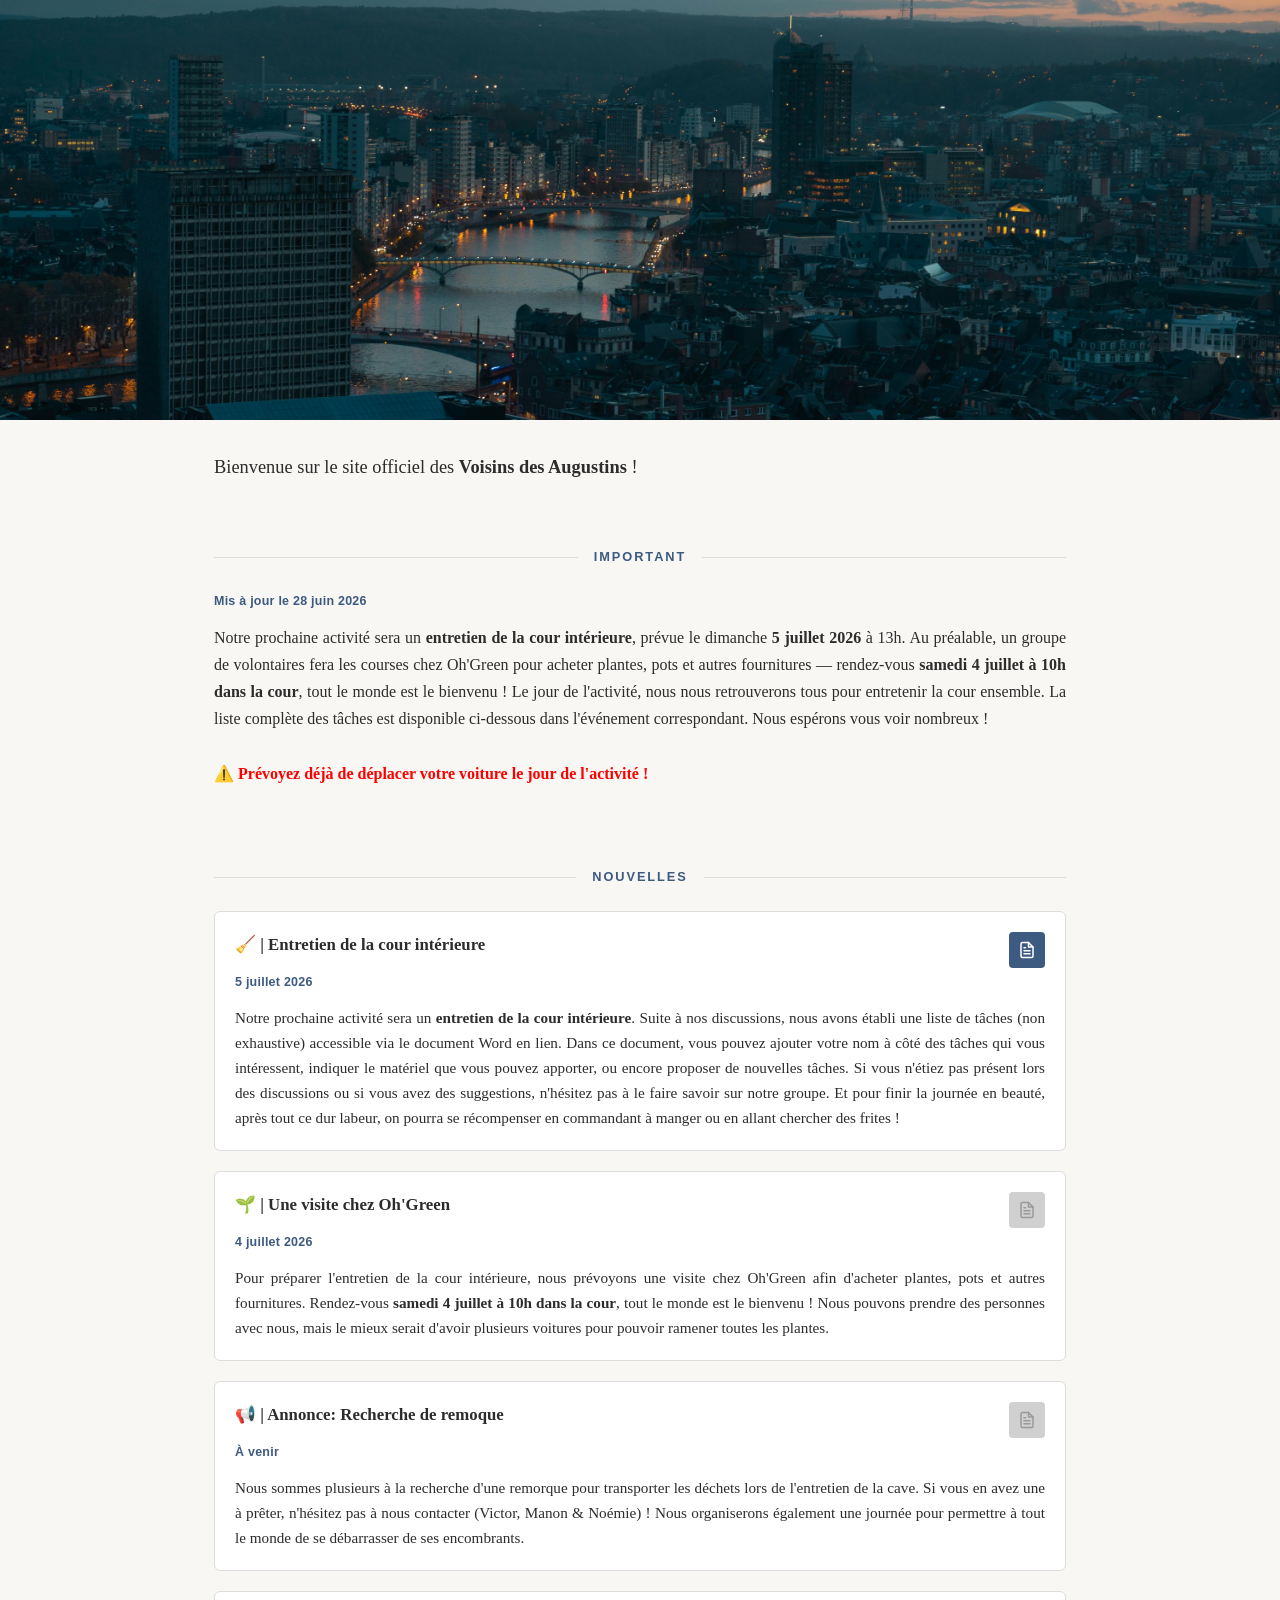
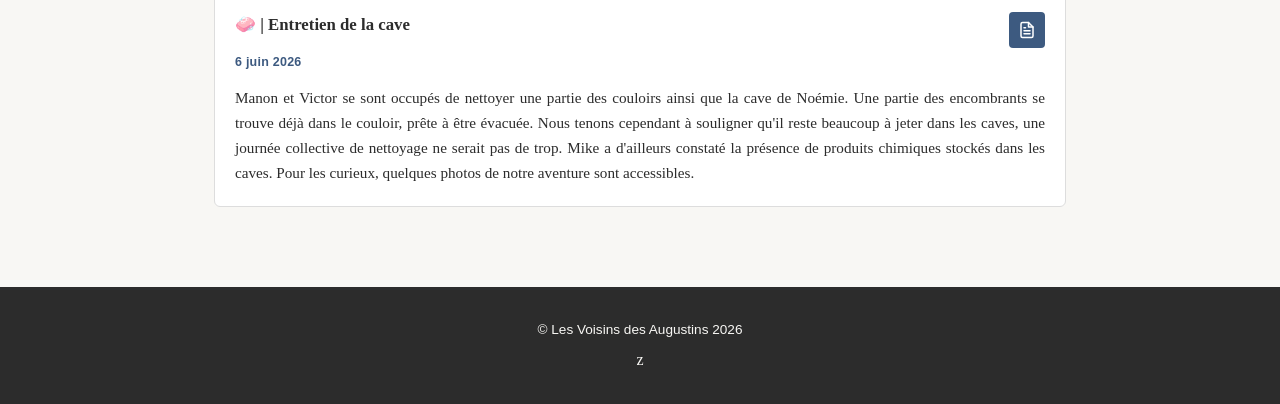
<file: index.html>
<!DOCTYPE html>
<html lang="fr">
<head>
  <meta charset="UTF-8">
  <meta name="viewport" content="width=device-width, initial-scale=1.0">
  <title>Les Voisins des Augustins</title>
  <link rel="stylesheet" href="styles/main.css">
</head>
<body>

  <header class="site-banner">
    <img src="assets/banner.jpg" alt="Les Voisins des Augustins" class="banner-img">
  </header>

  <main>
    <section class="intro-section">
      <h1 id="intro-title" class="intro-title"></h1>
    </section>

    <section id="important-section" class="important-section" hidden>
      <div class="section-divider">
        <span class="divider-label">Important</span>
      </div>
      <time id="important-date" class="important-date" datetime="" hidden></time>
      <p id="important-text" class="important-text"></p>
      <a id="important-link" class="important-btn" href="#" target="_blank" rel="noopener noreferrer" hidden></a>
    </section>

    <section id="news-section" class="news-section" hidden>
      <div class="section-divider">
        <span class="divider-label">Nouvelles</span>
      </div>
      <div id="news-grid" class="news-grid"></div>
    </section>
  </main>

  <footer class="site-footer">
    <div class="footer-inner">
      <p class="footer-copyright">
        &copy; Les Voisins des Augustins <span id="footer-year"></span>
      </p>z
    </div>
  </footer>

  <script src="js/main.js"></script>
</body>
</html>
</file>
<file: styles/main.css>
:root {
  --color-bg: #f8f7f4;
  --color-text: #2c2c2c;
  --color-text-muted: #6b6b6b;
  --color-accent: #3d5a80;
  --color-border: #ddd;
  --color-footer-bg: #2c2c2c;
  --color-footer-text: #f8f7f4;
  --color-btn-disabled-bg: #d0d0d0;
  --color-btn-disabled-text: #999;
  --max-width: 900px;
  --padding-x: 1.5rem;
}

[hidden] { display: none !important; }

*, *::before, *::after {
  box-sizing: border-box;
  margin: 0;
  padding: 0;
}

body {
  font-family: Georgia, 'Times New Roman', serif;
  background: var(--color-bg);
  color: var(--color-text);
  line-height: 1.6;
}

/* ── Banner ── */
.site-banner {
  width: 100%;
  overflow: hidden;
}

.banner-img {
  display: block;
  width: 100%;
  max-height: 220px;
  object-fit: cover;
  object-position: center;
}

@media (min-width: 640px) {
  .banner-img { max-height: 360px; }
}

@media (min-width: 900px) {
  .banner-img { max-height: 420px; }
}

/* ── Content sections ── */
.intro-section,
.important-section,
.news-section {
  max-width: var(--max-width);
  margin: 0 auto;
  padding: 2rem var(--padding-x);
}

/* ── Introduction ── */
.intro-title {
  font-size: 1.15rem;
  font-weight: normal;
  color: var(--color-text);
  text-align: justify;
  line-height: 1.7;
}

/* ── Section divider (shared: Important + Nouvelles) ── */
.section-divider {
  display: flex;
  align-items: center;
  gap: 1rem;
  margin-bottom: 1.5rem;
}

.section-divider::before,
.section-divider::after {
  content: '';
  flex: 1;
  height: 1px;
  background: var(--color-border);
}

.divider-label {
  font-size: 0.8rem;
  font-weight: 700;
  text-transform: uppercase;
  letter-spacing: 0.15em;
  color: var(--color-accent);
  white-space: nowrap;
  font-family: Arial, Helvetica, sans-serif;
}

/* ── Important section ── */
.important-date {
  display: block;
  font-size: 0.78rem;
  font-family: Arial, Helvetica, sans-serif;
  color: var(--color-accent);
  font-weight: 600;
  letter-spacing: 0.02em;
  margin-bottom: 0.75rem;
}

.important-text {
  font-size: 1rem;
  line-height: 1.7;
  color: var(--color-text);
  text-align: justify;
  margin-bottom: 1rem;
}

.important-btn {
  display: block;
  width: 100%;
  padding: 0.65rem 1rem;
  background: var(--color-accent);
  color: #fff;
  border-radius: 4px;
  text-align: center;
  text-decoration: none;
  font-size: 0.875rem;
  font-family: Arial, Helvetica, sans-serif;
  transition: opacity 0.15s;
}

.important-btn:hover {
  opacity: 0.85;
}

/* ── News grid ── */
.news-grid {
  display: grid;
  grid-template-columns: 1fr;
  gap: 1.25rem;
}

/* ── News card ── */
.news-card {
  background: #fff;
  border: 1px solid var(--color-border);
  border-radius: 6px;
  padding: 1.25rem;
}

.card-header {
  display: flex;
  align-items: flex-start;
  justify-content: space-between;
  gap: 0.75rem;
  margin-bottom: 0.3rem;
}

.card-title {
  flex: 1;
  font-size: 1.05rem;
  font-weight: bold;
  color: var(--color-text);
}

.card-date {
  display: block;
  font-size: 0.78rem;
  font-family: Arial, Helvetica, sans-serif;
  color: var(--color-accent);
  font-weight: 600;
  letter-spacing: 0.02em;
  margin-bottom: 0.75rem;
}

.card-text {
  font-size: 0.95rem;
  line-height: 1.65;
  color: var(--color-text);
  text-align: justify;
}

/* ── Document icon button ── */
.card-btn {
  display: inline-flex;
  align-items: center;
  justify-content: center;
  flex-shrink: 0;
  width: 36px;
  height: 36px;
  background: var(--color-accent);
  color: #fff;
  border-radius: 4px;
  text-decoration: none;
  transition: opacity 0.15s;
}

.card-btn:hover {
  opacity: 0.85;
}

.card-btn--disabled {
  background: var(--color-btn-disabled-bg);
  color: var(--color-btn-disabled-text);
  pointer-events: none;
  cursor: default;
}

.card-btn--disabled:hover {
  opacity: 1;
}

/* ── Footer ── */
.site-footer {
  background: var(--color-footer-bg);
  color: var(--color-footer-text);
  padding: 2rem var(--padding-x);
  margin-top: 3rem;
  text-align: center;
}

.footer-inner {
  max-width: var(--max-width);
  margin: 0 auto;
  display: flex;
  flex-direction: column;
  gap: 0.4rem;
}

.footer-copyright,
.footer-contact {
  font-size: 0.85rem;
  font-family: Arial, Helvetica, sans-serif;
}

.site-footer a {
  color: var(--color-footer-text);
  text-decoration: underline;
}
</file>
